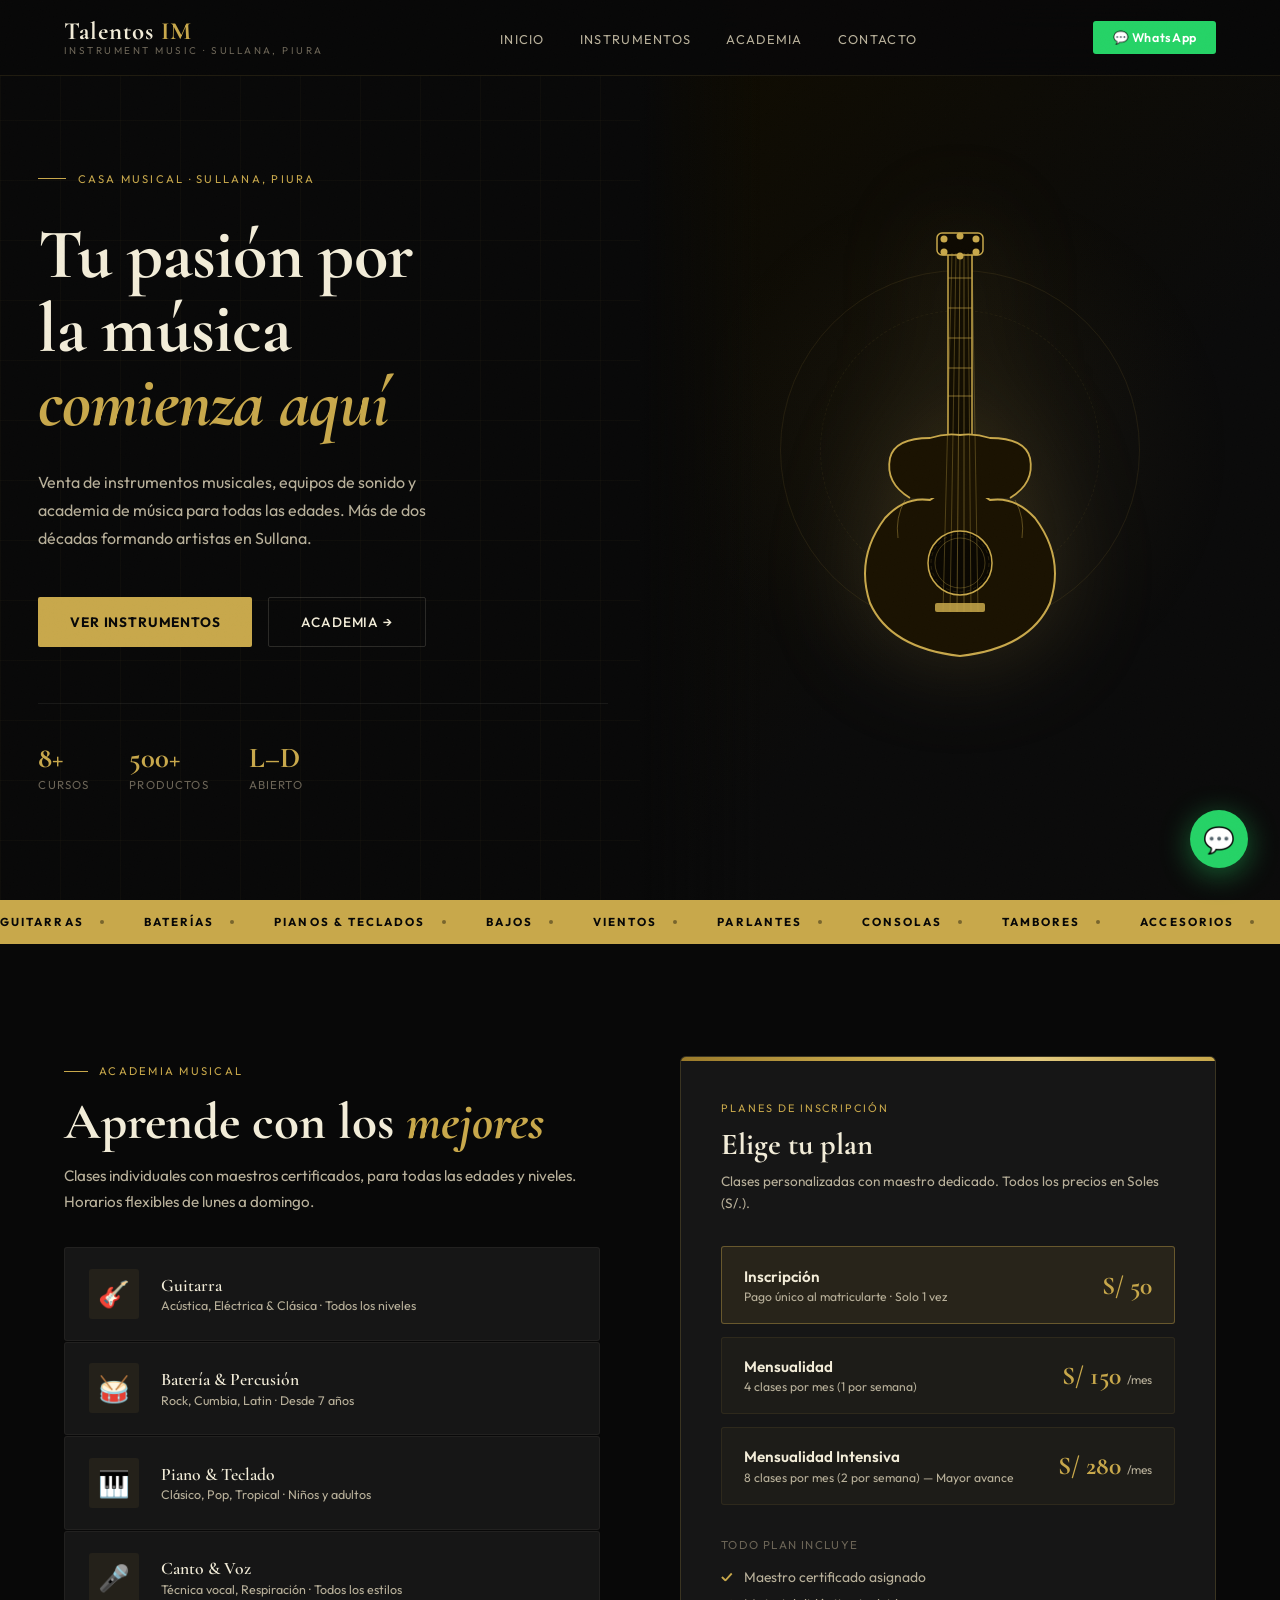
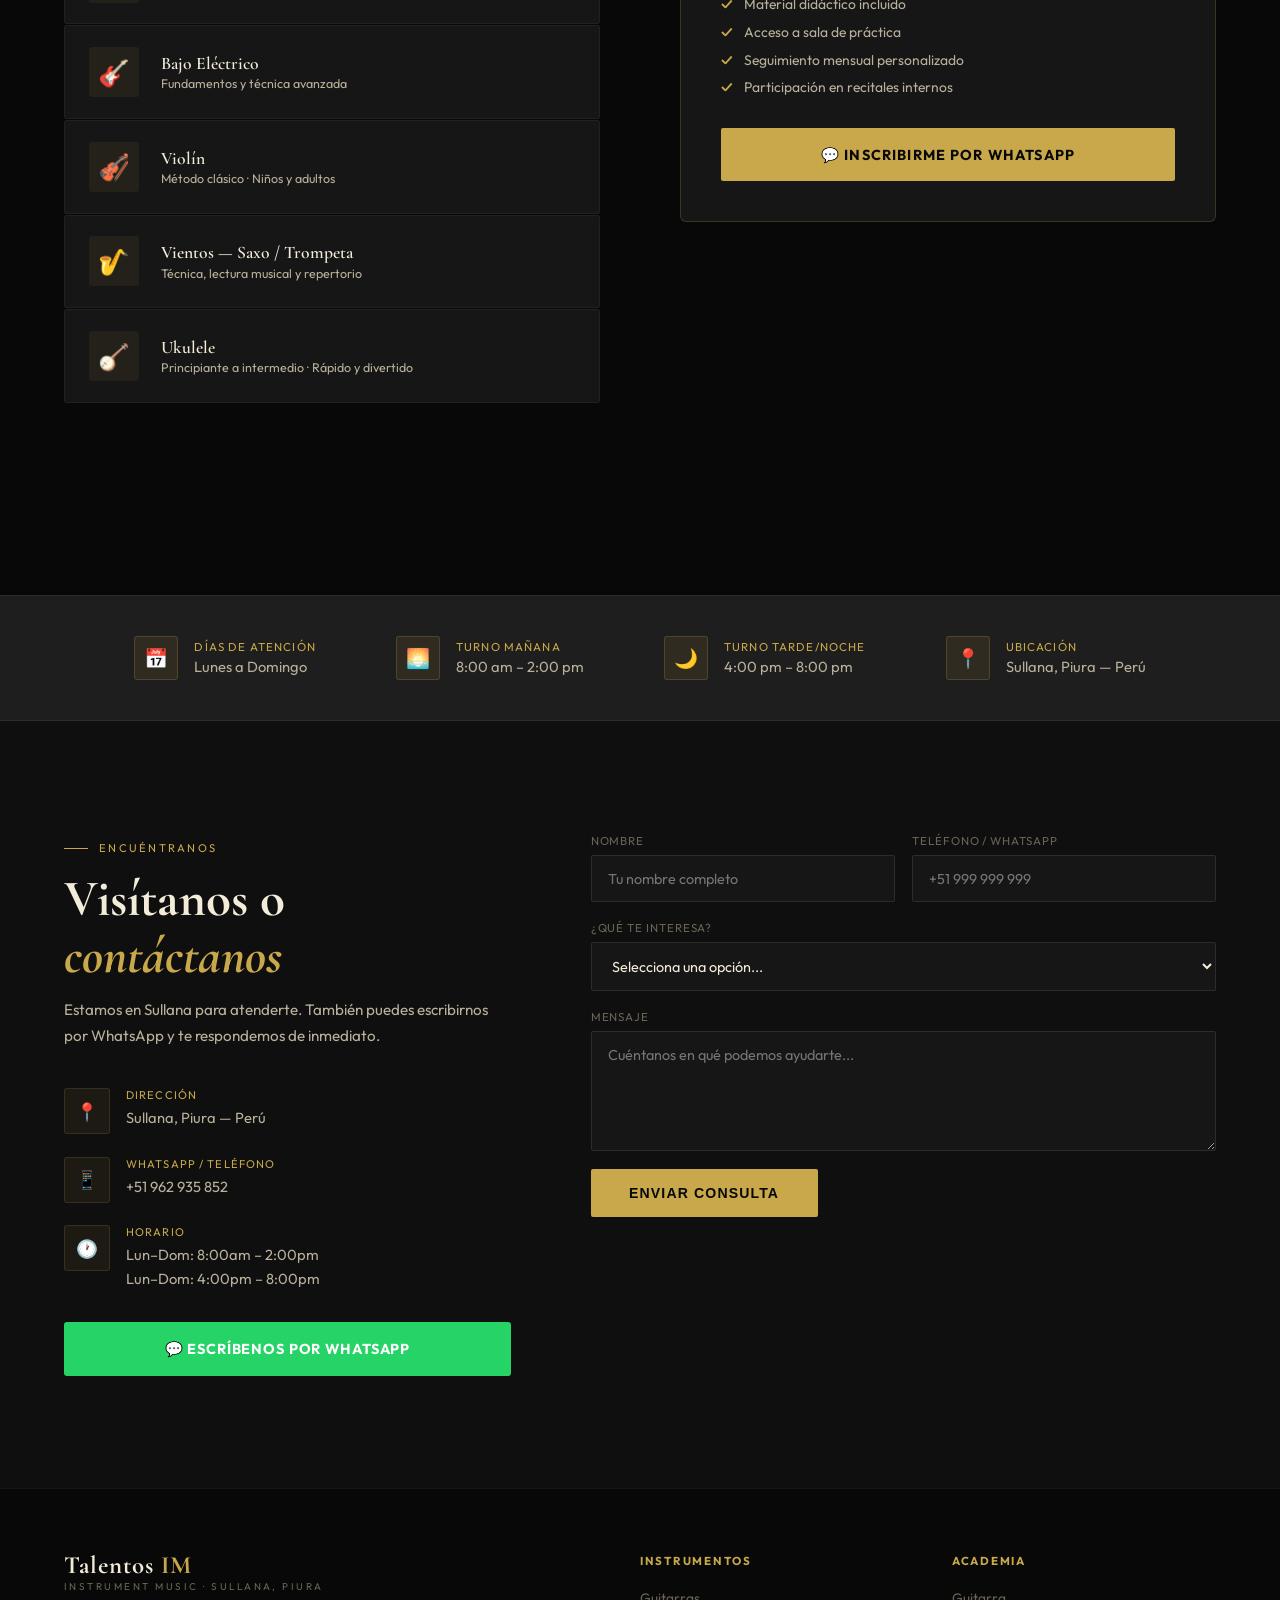
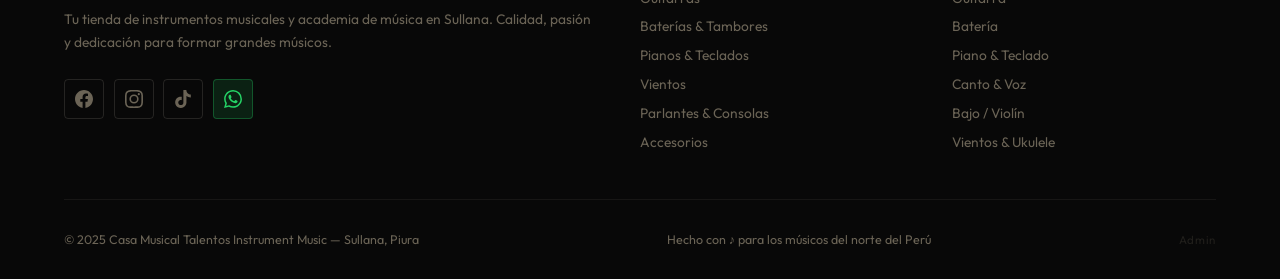
<file: index.html>
<!DOCTYPE html>
<html lang="es">
<head>
<meta charset="UTF-8">
<meta name="viewport" content="width=device-width, initial-scale=1.0">
<title>Casa Musical Talentos — Sullana, Piura</title>
<link href="https://fonts.googleapis.com/css2?family=Cormorant+Garamond:ital,wght@0,400;0,600;0,700;1,400;1,700&family=Outfit:wght@300;400;500;600;700&display=swap" rel="stylesheet">
<link rel="stylesheet" href="styles.css">
</head>
<body>

<!-- ── WHATSAPP FLOTANTE ── -->
<a class="wa-float"
   href="https://wa.me/51962935852?text=Hola%2C%20vi%20su%20p%C3%A1gina%20web%20y%20quisiera%20m%C3%A1s%20informaci%C3%B3n%20sobre%20sus%20productos%20y%20servicios."
   target="_blank" title="Escríbenos por WhatsApp">💬</a>

<!-- ══════ NAV ══════ -->
<nav id="navbar">
  <div class="logo-wrap">
    <span class="logo-main">Talentos <span>IM</span></span>
    <span class="logo-sub">Instrument Music · Sullana, Piura</span>
  </div>
  <ul class="nav-links">
    <li><a href="#inicio">Inicio</a></li>
    <li><a href="catalog.html">Instrumentos</a></li>
    <li><a href="#academia">Academia</a></li>
    <li><a href="#contacto">Contacto</a></li>
  </ul>
  <a class="nav-wa"
     href="https://wa.me/51962935852?text=Hola%2C%20quisiera%20informaci%C3%B3n%20sobre%20sus%20instrumentos%20y%20clases."
     target="_blank">💬 WhatsApp</a>
  <div class="hamburger" onclick="toggleNav()">
    <span></span><span></span><span></span>
  </div>
</nav>

<!-- ══════ HERO ══════ -->
<section id="inicio">
  <div class="hero-bg-lines"></div>
  <div class="hero-left">
    <div class="hero-eyebrow">Casa Musical · Sullana, Piura</div>
    <h1 class="hero-h1">
      Tu pasión por<br>la música
      <em>comienza aquí</em>
    </h1>
    <p class="hero-p">
      Venta de instrumentos musicales, equipos de sonido y academia de música para todas las edades.
      Más de dos décadas formando artistas en Sullana.
    </p>
    <div class="hero-btns">
      <a href="catalog.html" class="btn-gold">Ver Instrumentos</a>
      <a href="#academia"     class="btn-outline">Academia →</a>
    </div>
    <div class="hero-info-strip">
      <div class="info-item">
        <span class="info-val">8+</span>
        <span class="info-lbl">Cursos</span>
      </div>
      <div class="info-item">
        <span class="info-val">500+</span>
        <span class="info-lbl">Productos</span>
      </div>
      <div class="info-item">
        <span class="info-val">L–D</span>
        <span class="info-lbl">Abierto</span>
      </div>
    </div>
  </div>

  <div class="hero-right">
    <div class="hero-visual-center">
      <div class="hero-glow"></div>
      <div class="deco-ring"></div>
      <div class="deco-ring2"></div>
      <div class="hero-note" style="top:18%;left:12%;animation-delay:0s">♩</div>
      <div class="hero-note" style="top:62%;right:18%;animation-delay:2.5s">♪</div>
      <div class="hero-note" style="top:38%;right:8%;animation-delay:5s">♫</div>
      <div class="hero-note" style="bottom:20%;left:20%;animation-delay:1.5s">♬</div>
      <div class="guitar-wrap">
        <svg width="260" height="440" viewBox="0 0 260 440" fill="none" xmlns="http://www.w3.org/2000/svg">
          <rect x="118" y="15" width="24" height="200" rx="4" fill="#120D00" stroke="#C8A84B" stroke-width="1.5"/>
          <line x1="118" y1="50"  x2="142" y2="50"  stroke="#C8A84B" stroke-width="1.1" opacity="0.55"/>
          <line x1="118" y1="80"  x2="142" y2="80"  stroke="#C8A84B" stroke-width="1.1" opacity="0.55"/>
          <line x1="118" y1="110" x2="142" y2="110" stroke="#C8A84B" stroke-width="1.1" opacity="0.55"/>
          <line x1="118" y1="140" x2="142" y2="140" stroke="#C8A84B" stroke-width="1.1" opacity="0.55"/>
          <line x1="118" y1="168" x2="142" y2="168" stroke="#C8A84B" stroke-width="1.1" opacity="0.55"/>
          <rect x="107" y="5" width="46" height="22" rx="5" fill="#0D0900" stroke="#C8A84B" stroke-width="1.5"/>
          <circle cx="114" cy="11" r="3.5" fill="#C8A84B"/>
          <circle cx="114" cy="24" r="3.5" fill="#C8A84B"/>
          <circle cx="130" cy="8"  r="3.5" fill="#C8A84B"/>
          <circle cx="130" cy="28" r="3.5" fill="#C8A84B"/>
          <circle cx="146" cy="11" r="3.5" fill="#C8A84B"/>
          <circle cx="146" cy="24" r="3.5" fill="#C8A84B"/>
          <rect x="116" y="213" width="28" height="5" rx="1" fill="#C8A84B"/>
          <path d="M 55 290 Q 25 330 40 375 Q 60 420 130 428 Q 200 420 220 375 Q 235 330 205 290 Q 185 268 160 272 Q 145 260 130 262 Q 115 260 100 272 Q 75 268 55 290 Z" fill="#1A1200" stroke="#C8A84B" stroke-width="2"/>
          <path d="M 80 270 Q 55 255 60 230 Q 65 210 100 210 Q 115 205 130 207 Q 145 205 160 210 Q 195 210 200 230 Q 205 255 180 270" fill="#1A1200" stroke="#C8A84B" stroke-width="1.8"/>
          <path d="M 75 272 Q 65 290 68 310" stroke="#C8A84B" stroke-width="1" opacity="0.4" fill="none"/>
          <path d="M 185 272 Q 195 290 192 310" stroke="#C8A84B" stroke-width="1" opacity="0.4" fill="none"/>
          <circle cx="130" cy="335" r="32" fill="#0A0700" stroke="#C8A84B" stroke-width="1.5"/>
          <circle cx="130" cy="335" r="25" fill="#0A0700" stroke="#C8A84B" stroke-width=".7" opacity="0.45"/>
          <circle cx="130" cy="335" r="29" fill="none" stroke="#C8A84B" stroke-width=".5" stroke-dasharray="4 3" opacity="0.3"/>
          <rect x="105" y="375" width="50" height="9" rx="2" fill="#C8A84B" opacity="0.85"/>
          <line x1="122" y1="25" x2="113" y2="384" stroke="#C8A84B" stroke-width=".7" opacity="0.45"/>
          <line x1="126" y1="25" x2="120" y2="384" stroke="#C8A84B" stroke-width=".7" opacity="0.45"/>
          <line x1="130" y1="25" x2="127" y2="384" stroke="#C8A84B" stroke-width=".9" opacity="0.45"/>
          <line x1="134" y1="25" x2="134" y2="384" stroke="#C8A84B" stroke-width=".9" opacity="0.45"/>
          <line x1="138" y1="25" x2="141" y2="384" stroke="#C8A84B" stroke-width=".7" opacity="0.45"/>
          <line x1="142" y1="25" x2="148" y2="384" stroke="#C8A84B" stroke-width=".7" opacity="0.45"/>
        </svg>
      </div>
    </div>
  </div>
</section>

<!-- ══════ MARQUEE ══════ -->
<div class="marquee-bar">
  <div class="marquee-track">
    <span class="m-item">Guitarras<span class="m-dot"></span></span>
    <span class="m-item">Baterías<span class="m-dot"></span></span>
    <span class="m-item">Pianos & Teclados<span class="m-dot"></span></span>
    <span class="m-item">Bajos<span class="m-dot"></span></span>
    <span class="m-item">Vientos<span class="m-dot"></span></span>
    <span class="m-item">Parlantes<span class="m-dot"></span></span>
    <span class="m-item">Consolas<span class="m-dot"></span></span>
    <span class="m-item">Tambores<span class="m-dot"></span></span>
    <span class="m-item">Accesorios<span class="m-dot"></span></span>
    <span class="m-item">Academia Musical<span class="m-dot"></span></span>
    <!-- Duplicado para el loop infinito -->
    <span class="m-item">Guitarras<span class="m-dot"></span></span>
    <span class="m-item">Baterías<span class="m-dot"></span></span>
    <span class="m-item">Pianos & Teclados<span class="m-dot"></span></span>
    <span class="m-item">Bajos<span class="m-dot"></span></span>
    <span class="m-item">Vientos<span class="m-dot"></span></span>
    <span class="m-item">Parlantes<span class="m-dot"></span></span>
    <span class="m-item">Consolas<span class="m-dot"></span></span>
    <span class="m-item">Tambores<span class="m-dot"></span></span>
    <span class="m-item">Accesorios<span class="m-dot"></span></span>
    <span class="m-item">Academia Musical<span class="m-dot"></span></span>
  </div>
</div>



<!-- ══════ ACADEMIA ══════ -->
<section id="academia">
  <div class="academia-top">

    <!-- Lista de cursos -->
    <div class="reveal">
      <div class="sec-tag">Academia Musical</div>
      <h2 class="sec-h2">Aprende con los <em>mejores</em></h2>
      <p class="sec-sub" style="margin-bottom:0">Clases individuales con maestros certificados, para todas las edades y niveles. Horarios flexibles de lunes a domingo.</p>
      <div class="courses" style="margin-top:2rem">
        <div class="course"><div class="course-ico">🎸</div><div><div class="course-name">Guitarra</div><div class="course-detail">Acústica, Eléctrica & Clásica · Todos los niveles</div></div></div>
        <div class="course"><div class="course-ico">🥁</div><div><div class="course-name">Batería & Percusión</div><div class="course-detail">Rock, Cumbia, Latin · Desde 7 años</div></div></div>
        <div class="course"><div class="course-ico">🎹</div><div><div class="course-name">Piano & Teclado</div><div class="course-detail">Clásico, Pop, Tropical · Niños y adultos</div></div></div>
        <div class="course"><div class="course-ico">🎤</div><div><div class="course-name">Canto & Voz</div><div class="course-detail">Técnica vocal, Respiración · Todos los estilos</div></div></div>
        <div class="course"><div class="course-ico">🎸</div><div><div class="course-name">Bajo Eléctrico</div><div class="course-detail">Fundamentos y técnica avanzada</div></div></div>
        <div class="course"><div class="course-ico">🎻</div><div><div class="course-name">Violín</div><div class="course-detail">Método clásico · Niños y adultos</div></div></div>
        <div class="course"><div class="course-ico">🎷</div><div><div class="course-name">Vientos — Saxo / Trompeta</div><div class="course-detail">Técnica, lectura musical y repertorio</div></div></div>
        <div class="course"><div class="course-ico">🪕</div><div><div class="course-name">Ukulele</div><div class="course-detail">Principiante a intermedio · Rápido y divertido</div></div></div>
      </div>
    </div>

    <!-- Tarjeta de precios -->
    <div class="pricing-wrap reveal">
      <div class="pricing-card">
        <div class="pricing-top-bar"></div>
        <div class="pricing-inner">
          <div class="pricing-eyebrow">Planes de Inscripción</div>
          <div class="pricing-h3">Elige tu plan</div>
          <div class="pricing-sub">Clases personalizadas con maestro dedicado. Todos los precios en Soles (S/.).</div>
          <div class="plans">
            <div class="plan sel" onclick="selPlan(this)">
              <div>
                <div class="plan-name">Inscripción</div>
                <div class="plan-desc">Pago único al matricularte · Solo 1 vez</div>
              </div>
              <div class="plan-amount">S/ 50</div>
            </div>
            <div class="plan" onclick="selPlan(this)">
              <div>
                <div class="plan-name">Mensualidad</div>
                <div class="plan-desc">4 clases por mes (1 por semana)</div>
              </div>
              <div class="plan-amount">S/ 150 <span>/mes</span></div>
            </div>
            <div class="plan" onclick="selPlan(this)">
              <div>
                <div class="plan-name">Mensualidad Intensiva</div>
                <div class="plan-desc">8 clases por mes (2 por semana) — Mayor avance</div>
              </div>
              <div class="plan-amount">S/ 280 <span>/mes</span></div>
            </div>
          </div>
          <div class="incluye">
            <div class="incluye-title">Todo plan incluye</div>
            <div class="inc-list">
              <div class="inc-item">Maestro certificado asignado</div>
              <div class="inc-item">Material didáctico incluido</div>
              <div class="inc-item">Acceso a sala de práctica</div>
              <div class="inc-item">Seguimiento mensual personalizado</div>
              <div class="inc-item">Participación en recitales internos</div>
            </div>
          </div>
          <a class="btn-inscribir"
             href="https://wa.me/51962935852?text=Hola%2C%20quisiera%20inscribirme%20a%20la%20academia.%20%C2%BFPodr%C3%ADan%20darme%20m%C3%A1s%20informaci%C3%B3n%20sobre%20los%20cursos%20y%20horarios%20disponibles%3F"
             target="_blank">💬 Inscribirme por WhatsApp</a>
        </div>
      </div>
    </div>

  </div>
</section>

<!-- ══════ HORARIO BANNER ══════ -->
<div class="horario-banner">
  <div class="hor-item reveal">
    <div class="hor-ico">📅</div>
    <div><div class="hor-lbl">Días de atención</div><div class="hor-val">Lunes a Domingo</div></div>
  </div>
  <div class="hor-item reveal">
    <div class="hor-ico">🌅</div>
    <div><div class="hor-lbl">Turno Mañana</div><div class="hor-val">8:00 am – 2:00 pm</div></div>
  </div>
  <div class="hor-item reveal">
    <div class="hor-ico">🌙</div>
    <div><div class="hor-lbl">Turno Tarde/Noche</div><div class="hor-val">4:00 pm – 8:00 pm</div></div>
  </div>
  <div class="hor-item reveal">
    <div class="hor-ico">📍</div>
    <div><div class="hor-lbl">Ubicación</div><div class="hor-val">Sullana, Piura — Perú</div></div>
  </div>
</div>

<!-- ══════ CONTACTO ══════ -->
<section id="contacto">
  <div class="contacto-grid">

    <div class="reveal">
      <div class="sec-tag">Encuéntranos</div>
      <h2 class="sec-h2">Visítanos o <em>contáctanos</em></h2>
      <p class="sec-sub" style="margin-bottom:0">Estamos en Sullana para atenderte. También puedes escribirnos por WhatsApp y te respondemos de inmediato.</p>
      <div class="c-infos">
        <div class="c-item">
          <div class="c-ico">📍</div>
          <div><div class="c-lbl">Dirección</div><div class="c-val">Sullana, Piura — Perú</div></div>
        </div>
        <div class="c-item">
          <div class="c-ico">📱</div>
          <div>
            <div class="c-lbl">WhatsApp / Teléfono</div>
            <div class="c-val"><a href="https://wa.me/51962935852" target="_blank">+51 962 935 852</a></div>
          </div>
        </div>
        <div class="c-item">
          <div class="c-ico">🕐</div>
          <div>
            <div class="c-lbl">Horario</div>
            <div class="c-val">Lun–Dom: 8:00am – 2:00pm<br>Lun–Dom: 4:00pm – 8:00pm</div>
          </div>
        </div>
      </div>
      <a class="wa-big"
         href="https://wa.me/51962935852?text=Hola%2C%20vi%20su%20p%C3%A1gina%20web%20y%20quisiera%20m%C3%A1s%20informaci%C3%B3n%20sobre%20sus%20instrumentos%20y%20servicios."
         target="_blank">💬 Escríbenos por WhatsApp</a>
    </div>

    <div class="reveal">
      <form class="contact-form" onsubmit="enviarForm(event)">
        <div class="form-row">
          <div class="fgroup">
            <label>Nombre</label>
            <input type="text" placeholder="Tu nombre completo" required>
          </div>
          <div class="fgroup">
            <label>Teléfono / WhatsApp</label>
            <input type="tel" placeholder="+51 999 999 999">
          </div>
        </div>
        <div class="fgroup">
          <label>¿Qué te interesa?</label>
          <select>
            <option value="">Selecciona una opción...</option>
            <optgroup label="Instrumentos">
              <option>Comprar una Guitarra</option>
              <option>Comprar una Batería</option>
              <option>Comprar un Piano / Teclado</option>
              <option>Comprar un instrumento de viento</option>
              <option>Equipos de sonido (parlantes, consolas)</option>
              <option>Accesorios</option>
            </optgroup>
            <optgroup label="Academia">
              <option>Inscribirme en clases de Guitarra</option>
              <option>Inscribirme en clases de Batería</option>
              <option>Inscribirme en clases de Piano</option>
              <option>Inscribirme en clases de Canto</option>
              <option>Inscribirme en clases de Bajo</option>
              <option>Inscribirme en clases de Violín</option>
              <option>Inscribirme en clases de Vientos</option>
              <option>Inscribirme en clases de Ukulele</option>
            </optgroup>
            <option>Otro / Consulta general</option>
          </select>
        </div>
        <div class="fgroup">
          <label>Mensaje</label>
          <textarea placeholder="Cuéntanos en qué podemos ayudarte..."></textarea>
        </div>
        <button type="submit" class="btn-enviar">Enviar Consulta</button>
      </form>
    </div>

  </div>
</section>

<!-- ══════ FOOTER ══════ -->
<footer>
  <div class="footer-grid">
    <div>
      <div class="logo-wrap">
        <span class="logo-main">Talentos <span>IM</span></span>
        <span class="logo-sub" style="margin-top:.3rem;display:block">Instrument Music · Sullana, Piura</span>
      </div>
      <p class="f-desc">Tu tienda de instrumentos musicales y academia de música en Sullana. Calidad, pasión y dedicación para formar grandes músicos.</p>
      <div class="socials">
        <a href="https://www.facebook.com/share/1EJ5vp4XFt/" target="_blank" rel="noopener" class="soc soc-fb" title="Facebook">
          <svg viewBox="0 0 24 24"><path d="M24 12.073c0-6.627-5.373-12-12-12s-12 5.373-12 12c0 5.99 4.388 10.954 10.125 11.854v-8.385H7.078v-3.47h3.047V9.43c0-3.007 1.792-4.669 4.533-4.669 1.312 0 2.686.235 2.686.235v2.953H15.83c-1.491 0-1.956.925-1.956 1.874v2.25h3.328l-.532 3.47h-2.796v8.385C19.612 23.027 24 18.062 24 12.073z"/></svg>
        </a>
        <a href="https://www.instagram.com/casamusical_talentos?igsh=c20yaHAzaXAycHl6" target="_blank" rel="noopener" class="soc soc-ig" title="Instagram">
          <svg viewBox="0 0 24 24"><path d="M12 2.163c3.204 0 3.584.012 4.85.07 3.252.148 4.771 1.691 4.919 4.919.058 1.265.069 1.645.069 4.849 0 3.205-.012 3.584-.069 4.849-.149 3.225-1.664 4.771-4.919 4.919-1.266.058-1.644.07-4.85.07-3.204 0-3.584-.012-4.849-.07-3.26-.149-4.771-1.699-4.919-4.92-.058-1.265-.07-1.644-.07-4.849 0-3.204.013-3.583.07-4.849.149-3.227 1.664-4.771 4.919-4.919 1.266-.057 1.645-.069 4.849-.069zM12 0C8.741 0 8.333.014 7.053.072 2.695.272.273 2.69.073 7.052.014 8.333 0 8.741 0 12c0 3.259.014 3.668.072 4.948.2 4.358 2.618 6.78 6.98 6.98C8.333 23.986 8.741 24 12 24c3.259 0 3.668-.014 4.948-.072 4.354-.2 6.782-2.618 6.979-6.98.059-1.28.073-1.689.073-4.948 0-3.259-.014-3.667-.072-4.947-.196-4.354-2.617-6.78-6.979-6.98C15.668.014 15.259 0 12 0zm0 5.838a6.162 6.162 0 100 12.324 6.162 6.162 0 000-12.324zM12 16a4 4 0 110-8 4 4 0 010 8zm6.406-11.845a1.44 1.44 0 100 2.881 1.44 1.44 0 000-2.881z"/></svg>
        </a>
        <a href="https://www.tiktok.com/@casamusicaltalentos?_r=1&_t=ZS-95vjQAxcLxs" target="_blank" rel="noopener" class="soc soc-tt" title="TikTok">
          <svg viewBox="0 0 24 24"><path d="M12.525.02c1.31-.02 2.61-.01 3.91-.02.08 1.53.63 3.09 1.75 4.17 1.12 1.11 2.7 1.62 4.24 1.79v4.03c-1.44-.05-2.89-.35-4.2-.97-.57-.26-1.1-.59-1.62-.93-.01 2.92.01 5.84-.02 8.75-.08 1.4-.54 2.79-1.35 3.94-1.31 1.92-3.58 3.17-5.91 3.21-1.43.08-2.86-.31-4.08-1.03-2.02-1.19-3.44-3.37-3.65-5.71-.02-.5-.03-1-.01-1.49.18-1.9 1.12-3.72 2.58-4.96 1.66-1.44 3.98-2.13 6.15-1.72.02 1.48-.04 2.96-.04 4.44-.99-.32-2.15-.23-3.02.37-.63.41-1.11 1.04-1.36 1.75-.21.51-.15 1.07-.14 1.61.24 1.64 1.82 3.02 3.5 2.87 1.12-.01 2.19-.66 2.77-1.61.19-.33.4-.67.41-1.06.1-1.79.06-3.57.07-5.36.01-4.03-.01-8.05.02-12.07z"/></svg>
        </a>
        <a href="https://wa.me/51962935852" target="_blank" rel="noopener" class="soc soc-wa" title="WhatsApp">
          <svg viewBox="0 0 24 24"><path d="M17.472 14.382c-.297-.149-1.758-.867-2.03-.967-.273-.099-.471-.148-.67.15-.197.297-.767.966-.94 1.164-.173.199-.347.223-.644.075-.297-.15-1.255-.463-2.39-1.475-.883-.788-1.48-1.761-1.653-2.059-.173-.297-.018-.458.13-.606.134-.133.298-.347.446-.52.149-.174.198-.298.298-.497.099-.198.05-.371-.025-.52-.075-.149-.669-1.612-.916-2.207-.242-.579-.487-.5-.669-.51-.173-.008-.371-.01-.57-.01-.198 0-.52.074-.792.372-.272.297-1.04 1.016-1.04 2.479 0 1.462 1.065 2.875 1.213 3.074.149.198 2.096 3.2 5.077 4.487.709.306 1.262.489 1.694.625.712.227 1.36.195 1.871.118.571-.085 1.758-.719 2.006-1.413.248-.694.248-1.289.173-1.413-.074-.124-.272-.198-.57-.347m-5.421 7.403h-.004a9.87 9.87 0 01-5.031-1.378l-.361-.214-3.741.982.998-3.648-.235-.374a9.86 9.86 0 01-1.51-5.26c.001-5.45 4.436-9.884 9.888-9.884 2.64 0 5.122 1.03 6.988 2.898a9.825 9.825 0 012.893 6.994c-.003 5.45-4.437 9.884-9.885 9.884m8.413-18.297A11.815 11.815 0 0012.05 0C5.495 0 .16 5.335.157 11.892c0 2.096.547 4.142 1.588 5.945L.057 24l6.305-1.654a11.882 11.882 0 005.683 1.448h.005c6.554 0 11.89-5.335 11.893-11.893a11.821 11.821 0 00-3.48-8.413z"/></svg>
        </a>
      </div>
    </div>
    <div class="f-col">
      <h4>Instrumentos</h4>
      <ul class="f-links">
        <li><a href="catalog.html">Guitarras</a></li>
        <li><a href="catalog.html">Baterías & Tambores</a></li>
        <li><a href="catalog.html">Pianos & Teclados</a></li>
        <li><a href="catalog.html">Vientos</a></li>
        <li><a href="catalog.html">Parlantes & Consolas</a></li>
        <li><a href="catalog.html">Accesorios</a></li>
      </ul>
    </div>
    <div class="f-col">
      <h4>Academia</h4>
      <ul class="f-links">
        <li><a href="#academia">Guitarra</a></li>
        <li><a href="#academia">Batería</a></li>
        <li><a href="#academia">Piano & Teclado</a></li>
        <li><a href="#academia">Canto & Voz</a></li>
        <li><a href="#academia">Bajo / Violín</a></li>
        <li><a href="#academia">Vientos & Ukulele</a></li>
      </ul>
    </div>
  </div>
  <div class="footer-bottom">
    <div class="f-copy">© 2025 Casa Musical Talentos Instrument Music — Sullana, Piura</div>
    <div class="f-copy">Hecho con ♪ para los músicos del norte del Perú</div>
    <a href="admin.html" class="admin-footer-link">Admin</a>
  </div>
</footer>

<!-- JS externo al final del body -->
<script src="main.js"></script>
</body>
</html>
</file>
<file: styles.css>
/* ══════════════════════════════════════════
   VARIABLES & RESET
   Casa Musical Talentos Instrument Music
══════════════════════════════════════════ */
:root {
  --negro:     #080808;
  --negro2:    #0f0f0f;
  --negro3:    #161616;
  --negro4:    #1e1e1e;
  --negro5:    #262626;
  --oro:       #C8A84B;
  --oro-claro: #E2C97E;
  --oro-dark:  #9A7A2A;
  --texto:     #F2ECD8;
  --texto-mid: #B8B09A;
  --texto-dim: #6B6456;
  --blanco:    #FAFAF8;
  --whatsapp:  #25D366;
}

*, *::before, *::after { margin:0; padding:0; box-sizing:border-box; }
html { scroll-behavior: smooth; }

body {
  font-family: 'Outfit', sans-serif;
  background: var(--negro);
  color: var(--texto);
  overflow-x: hidden;
}

/* Grain overlay */
body::after {
  content: '';
  position: fixed; inset: 0;
  background-image: url("data:image/svg+xml,%3Csvg xmlns='http://www.w3.org/2000/svg' width='300' height='300'%3E%3Cfilter id='n'%3E%3CfeTurbulence type='fractalNoise' baseFrequency='0.75' numOctaves='4' stitchTiles='stitch'/%3E%3C/filter%3E%3Crect width='300' height='300' filter='url(%23n)' opacity='0.035'/%3E%3C/svg%3E");
  pointer-events: none; z-index: 9998; opacity: .5;
}

/* ══════════════════════════════════════════
   NAV
══════════════════════════════════════════ */
nav {
  position: fixed; top: 0; left: 0; right: 0; z-index: 500;
  display: flex; align-items: center; justify-content: space-between;
  padding: 1.2rem 5%;
  background: rgba(8,8,8,.92);
  backdrop-filter: blur(16px);
  border-bottom: 1px solid rgba(200,168,75,.12);
  transition: all .35s;
}

.logo-wrap { display: flex; flex-direction: column; line-height: 1; }
.logo-main {
  font-family: 'Cormorant Garamond', serif;
  font-size: 1.55rem; font-weight: 700;
  letter-spacing: .04em; color: var(--texto);
}
.logo-main span { color: var(--oro); }
.logo-sub {
  font-size: .62rem; letter-spacing: .25em; text-transform: uppercase;
  color: var(--texto-dim); margin-top: .15rem;
}

.nav-links { display: flex; gap: 2.2rem; list-style: none; }
.nav-links a {
  font-size: .8rem; letter-spacing: .1em; text-transform: uppercase;
  color: var(--texto-mid); text-decoration: none; transition: color .3s;
  position: relative;
}
.nav-links a::after {
  content: ''; position: absolute; bottom: -3px; left: 0; right: 0;
  height: 1px; background: var(--oro); transform: scaleX(0); transition: transform .3s;
}
.nav-links a:hover { color: var(--oro); }
.nav-links a:hover::after { transform: scaleX(1); }

.nav-wa {
  display: flex; align-items: center; gap: .5rem;
  padding: .55rem 1.2rem;
  background: var(--whatsapp); color: #fff;
  font-size: .78rem; font-weight: 600; letter-spacing: .05em;
  border-radius: 3px; text-decoration: none; transition: all .3s;
}
.nav-wa:hover { background: #1ebe59; transform: translateY(-1px); box-shadow: 0 6px 20px rgba(37,211,102,.3); }

.hamburger { display: none; flex-direction: column; gap: 5px; cursor: pointer; }
.hamburger span { width: 22px; height: 2px; background: var(--texto); transition: all .3s; }

/* ══════════════════════════════════════════
   HERO
══════════════════════════════════════════ */
#inicio {
  min-height: 100vh;
  display: grid; grid-template-columns: 1fr 1fr;
  position: relative; overflow: hidden;
}

.hero-bg-lines {
  position: absolute; inset: 0; z-index: 0;
  background-image:
    linear-gradient(rgba(200,168,75,.03) 1px, transparent 1px),
    linear-gradient(90deg, rgba(200,168,75,.03) 1px, transparent 1px);
  background-size: 60px 60px;
}

.hero-left {
  position: relative; z-index: 2;
  display: flex; flex-direction: column; justify-content: center;
  padding: 9rem 5% 5rem 6%;
}

.hero-eyebrow {
  display: inline-flex; align-items: center; gap: .7rem;
  font-size: .7rem; letter-spacing: .2em; text-transform: uppercase;
  color: var(--oro); margin-bottom: 2rem;
  opacity: 0; animation: slideUp .8s .2s forwards;
}
.hero-eyebrow::before { content: ''; width: 28px; height: 1px; background: var(--oro); }

.hero-h1 {
  font-family: 'Cormorant Garamond', serif;
  font-size: clamp(2.8rem, 5.5vw, 5.2rem);
  font-weight: 700; line-height: 1.05; letter-spacing: -.01em;
  margin-bottom: 1.8rem;
  opacity: 0; animation: slideUp .8s .4s forwards;
}
.hero-h1 em { font-style: italic; color: var(--oro); display: block; }

.hero-p {
  font-size: 1rem; color: var(--texto-mid); line-height: 1.75;
  max-width: 430px; margin-bottom: 2.8rem;
  opacity: 0; animation: slideUp .8s .6s forwards;
}

.hero-btns {
  display: flex; gap: 1rem; flex-wrap: wrap;
  opacity: 0; animation: slideUp .8s .8s forwards;
}

.btn-gold {
  display: inline-flex; align-items: center; gap: .5rem;
  padding: .95rem 2rem;
  background: var(--oro); color: var(--negro);
  font-weight: 700; font-size: .85rem; letter-spacing: .06em; text-transform: uppercase;
  text-decoration: none; border-radius: 2px; border: none; cursor: pointer;
  transition: all .3s;
}
.btn-gold:hover { background: var(--oro-claro); transform: translateY(-2px); box-shadow: 0 10px 35px rgba(200,168,75,.35); }

.btn-outline {
  display: inline-flex; align-items: center; gap: .5rem;
  padding: .95rem 2rem;
  background: transparent; color: var(--texto);
  font-weight: 500; font-size: .85rem; letter-spacing: .06em; text-transform: uppercase;
  text-decoration: none; border-radius: 2px; border: 1px solid rgba(242,236,216,.15); cursor: pointer;
  transition: all .3s;
}
.btn-outline:hover { border-color: var(--oro); color: var(--oro); }

.hero-info-strip {
  display: flex; gap: 2.5rem; margin-top: 3.5rem;
  padding-top: 2.5rem; border-top: 1px solid rgba(242,236,216,.07);
  opacity: 0; animation: slideUp .8s 1s forwards;
}
.info-item { display: flex; flex-direction: column; gap: .25rem; }
.info-val {
  font-family: 'Cormorant Garamond', serif;
  font-size: 1.8rem; font-weight: 700; color: var(--oro); line-height: 1;
}
.info-lbl { font-size: .72rem; letter-spacing: .1em; text-transform: uppercase; color: var(--texto-dim); }

/* Hero derecho / visual */
.hero-right {
  position: relative; overflow: hidden;
  background: linear-gradient(135deg, #100C00 0%, #0a0a0a 60%);
}
.hero-right::before {
  content: ''; position: absolute; left: 0; top: 0; bottom: 0;
  width: 120px; background: linear-gradient(to right, var(--negro), transparent); z-index: 3;
}
.hero-visual-center {
  position: absolute; inset: 0; display: flex; align-items: center; justify-content: center; z-index: 2;
}
.hero-glow {
  position: absolute; width: 550px; height: 550px; border-radius: 50%;
  background: radial-gradient(circle, rgba(200,168,75,.07) 0%, transparent 70%);
  animation: breathe 5s ease-in-out infinite;
}
.hero-note {
  position: absolute; font-size: 1.8rem; color: var(--oro);
  animation: floatUp 7s ease-in-out infinite; opacity: 0;
}

.guitar-wrap {
  position: relative; z-index: 4;
  opacity: 0; animation: fadeIn 1.5s .8s forwards;
  filter: drop-shadow(0 0 50px rgba(200,168,75,.18));
}
.deco-ring {
  position: absolute; top: 50%; left: 50%;
  transform: translate(-50%, -50%);
  width: 360px; height: 360px; border-radius: 50%;
  border: 1px solid rgba(200,168,75,.1);
  animation: spin 30s linear infinite;
}
.deco-ring2 {
  position: absolute; top: 50%; left: 50%;
  transform: translate(-50%, -50%);
  width: 280px; height: 280px; border-radius: 50%;
  border: 1px dashed rgba(200,168,75,.07);
  animation: spin 20s linear infinite reverse;
}

/* ══════════════════════════════════════════
   MARQUEE
══════════════════════════════════════════ */
.marquee-bar { background: var(--oro); padding: .9rem 0; overflow: hidden; }
.marquee-track {
  display: flex; gap: 2.5rem; white-space: nowrap;
  animation: marquee 30s linear infinite;
}
.m-item {
  display: flex; align-items: center; gap: 1rem; flex-shrink: 0;
  font-size: .72rem; font-weight: 700; letter-spacing: .18em; text-transform: uppercase; color: var(--negro);
}
.m-dot { width: 4px; height: 4px; background: rgba(0,0,0,.4); border-radius: 50%; }

/* ══════════════════════════════════════════
   SECCIÓN COMPARTIDA
══════════════════════════════════════════ */
.sec-tag {
  display: inline-flex; align-items: center; gap: .7rem;
  font-size: .7rem; letter-spacing: .2em; text-transform: uppercase; color: var(--oro);
  margin-bottom: 1rem;
}
.sec-tag::before { content: ''; width: 24px; height: 1px; background: var(--oro); }

.sec-h2 {
  font-family: 'Cormorant Garamond', serif;
  font-size: clamp(2rem, 4vw, 3.2rem); font-weight: 700; line-height: 1.1;
  margin-bottom: .8rem;
}
.sec-h2 em { font-style: italic; color: var(--oro); }
.sec-sub { color: var(--texto-mid); font-size: .95rem; line-height: 1.7; max-width: 520px; margin-bottom: 3.5rem; }

/* ══════════════════════════════════════════
   INSTRUMENTOS
══════════════════════════════════════════ */
#instrumentos, #catalogo {
  padding: 7rem 5%; background: var(--negro2);
  position: relative; overflow: hidden;
  scroll-margin-top: 90px;
}
#instrumentos::before, #catalogo::before {
  content: ''; position: absolute; top: -200px; right: -200px;
  width: 600px; height: 600px; border-radius: 50%;
  background: radial-gradient(circle, rgba(200,168,75,.04) 0%, transparent 70%);
}

.filters { display: flex; gap: .5rem; flex-wrap: wrap; margin-bottom: 3rem; }
.ftab {
  padding: .45rem 1.1rem;
  border: 1px solid rgba(242,236,216,.1); background: transparent;
  color: var(--texto-mid); font-size: .78rem; letter-spacing: .06em;
  border-radius: 2px; cursor: pointer; font-family: 'Outfit', sans-serif;
  transition: all .3s;
}
.ftab.on, .ftab:hover { border-color: var(--oro); color: var(--oro); background: rgba(200,168,75,.06); }

.prod-grid {
  display: grid;
  grid-template-columns: repeat(auto-fill, minmax(240px, 1fr));
  gap: 1.4rem;
}

.prod-card {
  background: var(--negro3);
  border: 1px solid rgba(242,236,216,.06);
  border-radius: 4px; overflow: hidden;
  transition: all .4s; cursor: default;
}
.prod-card:hover {
  transform: translateY(-5px);
  border-color: rgba(200,168,75,.25);
  box-shadow: 0 18px 50px rgba(0,0,0,.55);
}

.prod-img {
  height: 210px; background: var(--negro4);
  display: flex; align-items: center; justify-content: center;
  position: relative; transition: background .4s;
  overflow: hidden;
}
.prod-img img {
  width: 100%; height: 100%;
  object-fit: contain;   /* muestra el producto completo sin recortar */
  padding: 1rem;         /* respiro alrededor del producto */
  border-radius: 4px 4px 0 0;
  transition: transform .4s ease;
}
.prod-card:hover .prod-img img { transform: scale(1.04); }
.prod-card:hover .prod-img { background: linear-gradient(135deg, #1a1200, #1a1a1a); }

.prod-tag {
  position: absolute; top: .9rem; left: .9rem;
  font-size: .65rem; letter-spacing: .1em; text-transform: uppercase;
  padding: .25rem .65rem; background: var(--oro); color: var(--negro); font-weight: 700; border-radius: 1px;
}
.prod-tag.new  { background: #2ecc71; }
.prod-tag.sale { background: #e74c3c; color: #fff; }

.prod-body { padding: 1.3rem; }
.prod-cat  { font-size: .68rem; letter-spacing: .12em; text-transform: uppercase; color: var(--oro); margin-bottom: .3rem; }
.prod-name { font-family: 'Cormorant Garamond', serif; font-size: 1.15rem; font-weight: 600; margin-bottom: .2rem; }
.prod-desc { font-size: .8rem; color: var(--texto-mid); margin-bottom: 1.1rem; line-height: 1.5; }

.prod-footer { display: flex; justify-content: space-between; align-items: center; }
.prod-price  { font-size: 1.25rem; font-weight: 700; color: var(--oro); }
.prod-price small { font-size: .72rem; font-weight: 400; color: var(--texto-dim); }

.btn-wa-prod {
  display: flex; align-items: center; gap: .4rem;
  padding: .5rem 1rem;
  background: var(--whatsapp); color: #fff;
  font-size: .75rem; font-weight: 600; letter-spacing: .04em;
  border: none; border-radius: 2px; cursor: pointer; text-decoration: none;
  transition: all .3s;
}
.btn-wa-prod:hover { background: #1ebe59; transform: translateY(-1px); }

.edit-note {
  margin-top: 3rem; padding: 1.5rem 2rem;
  background: rgba(200,168,75,.05); border: 1px dashed rgba(200,168,75,.2);
  border-radius: 3px; display: flex; align-items: flex-start; gap: 1rem;
}
.edit-note-icon { font-size: 1.4rem; flex-shrink: 0; margin-top: .1rem; }
.edit-note p    { font-size: .85rem; color: var(--texto-mid); line-height: 1.6; }
.edit-note strong { color: var(--oro); }

/* ══════════════════════════════════════════
   ACADEMIA
══════════════════════════════════════════ */
#academia { padding: 7rem 5%; background: var(--negro); }

.academia-top { display: grid; grid-template-columns: 1fr 1fr; gap: 5rem; align-items: start; margin-bottom: 5rem; }

.courses { display: flex; flex-direction: column; gap: 1px; margin-top: 1rem; }
.course {
  display: flex; align-items: center; gap: 1.4rem;
  padding: 1.3rem 1.5rem;
  background: var(--negro3); border: 1px solid rgba(242,236,216,.05);
  border-radius: 3px; transition: all .3s; cursor: default;
}
.course:hover { background: var(--negro4); border-color: rgba(200,168,75,.2); transform: translateX(5px); }
.course-ico {
  width: 50px; height: 50px; flex-shrink: 0;
  background: rgba(200,168,75,.08); border-radius: 3px;
  display: flex; align-items: center; justify-content: center; font-size: 1.6rem;
}
.course-name   { font-family: 'Cormorant Garamond', serif; font-size: 1.1rem; font-weight: 600; margin-bottom: .15rem; }
.course-detail { font-size: .78rem; color: var(--texto-mid); }

.pricing-wrap { position: relative; }
.pricing-card {
  background: var(--negro3);
  border: 1px solid rgba(200,168,75,.2);
  border-radius: 6px; overflow: hidden;
}
.pricing-top-bar { height: 4px; background: linear-gradient(90deg, var(--oro-dark), var(--oro), var(--oro-claro), var(--oro)); }
.pricing-inner   { padding: 2.5rem; }
.pricing-eyebrow { font-size: .68rem; letter-spacing: .18em; text-transform: uppercase; color: var(--oro); margin-bottom: .7rem; }
.pricing-h3  { font-family: 'Cormorant Garamond', serif; font-size: 1.9rem; font-weight: 700; margin-bottom: .5rem; }
.pricing-sub { font-size: .85rem; color: var(--texto-mid); margin-bottom: 2rem; line-height: 1.6; }

.plans { display: flex; flex-direction: column; gap: .8rem; margin-bottom: 2rem; }
.plan {
  display: flex; justify-content: space-between; align-items: center;
  padding: 1.2rem 1.4rem;
  background: rgba(200,168,75,.04); border: 1px solid rgba(200,168,75,.1);
  border-radius: 3px; transition: all .3s; cursor: pointer;
}
.plan:hover, .plan.sel { background: rgba(200,168,75,.1); border-color: rgba(200,168,75,.4); }
.plan-name { font-size: .95rem; font-weight: 600; }
.plan-desc { font-size: .76rem; color: var(--texto-mid); margin-top: .2rem; }
.plan-amount { font-family: 'Cormorant Garamond', serif; font-size: 1.6rem; font-weight: 700; color: var(--oro); white-space: nowrap; }
.plan-amount span { font-size: .75rem; color: var(--texto-mid); font-family: 'Outfit',sans-serif; font-weight: 400; }

.incluye       { margin-bottom: 2rem; }
.incluye-title { font-size: .72rem; letter-spacing: .12em; text-transform: uppercase; color: var(--texto-dim); margin-bottom: 1rem; }
.inc-list      { display: flex; flex-direction: column; gap: .6rem; }
.inc-item      { display: flex; align-items: center; gap: .7rem; font-size: .87rem; color: var(--texto-mid); }
.inc-item::before { content: '✓'; color: var(--oro); font-weight: 700; flex-shrink: 0; }

.btn-inscribir {
  width: 100%; padding: 1.1rem;
  background: var(--oro); color: var(--negro);
  font-weight: 700; font-size: .9rem; letter-spacing: .08em; text-transform: uppercase;
  border: none; border-radius: 2px; cursor: pointer; text-decoration: none;
  display: flex; align-items: center; justify-content: center; gap: .6rem;
  transition: all .3s;
}
.btn-inscribir:hover { background: var(--oro-claro); transform: translateY(-2px); box-shadow: 0 10px 30px rgba(200,168,75,.3); }

/* ══════════════════════════════════════════
   HORARIO BANNER
══════════════════════════════════════════ */
.horario-banner {
  background: var(--negro4);
  border-top: 1px solid rgba(200,168,75,.1);
  border-bottom: 1px solid rgba(200,168,75,.1);
  padding: 2.5rem 5%;
  display: flex; justify-content: center; gap: 5rem; flex-wrap: wrap;
}
.hor-item { display: flex; align-items: center; gap: 1rem; }
.hor-ico {
  width: 44px; height: 44px;
  background: rgba(200,168,75,.1); border: 1px solid rgba(200,168,75,.2);
  border-radius: 3px; display: flex; align-items: center; justify-content: center; font-size: 1.2rem;
}
.hor-lbl { font-size: .72rem; letter-spacing: .1em; text-transform: uppercase; color: var(--oro); margin-bottom: .2rem; }
.hor-val { font-size: .92rem; color: var(--texto-mid); }

/* ══════════════════════════════════════════
   CONTACTO
══════════════════════════════════════════ */
#contacto { padding: 7rem 5%; background: var(--negro2); }

.contacto-grid { display: grid; grid-template-columns: 1fr 1.4fr; gap: 5rem; align-items: start; }

.c-infos { margin-top: 2.5rem; display: flex; flex-direction: column; gap: 1.4rem; }
.c-item  { display: flex; gap: 1rem; align-items: flex-start; }
.c-ico {
  width: 46px; height: 46px; flex-shrink: 0;
  background: rgba(200,168,75,.08); border: 1px solid rgba(200,168,75,.15);
  border-radius: 3px; display: flex; align-items: center; justify-content: center; font-size: 1.1rem;
}
.c-lbl { font-size: .7rem; text-transform: uppercase; letter-spacing: .1em; color: var(--oro); margin-bottom: .25rem; }
.c-val { font-size: .92rem; color: var(--texto-mid); line-height: 1.6; }
.c-val a { color: var(--texto-mid); text-decoration: none; transition: color .3s; }
.c-val a:hover { color: var(--oro); }

.wa-big {
  margin-top: 2rem;
  display: flex; align-items: center; justify-content: center; gap: .8rem;
  padding: 1.1rem 2rem;
  background: var(--whatsapp); color: #fff;
  font-weight: 700; font-size: .9rem; letter-spacing: .06em; text-transform: uppercase;
  border-radius: 3px; text-decoration: none; transition: all .3s;
}
.wa-big:hover { background: #1ebe59; transform: translateY(-2px); box-shadow: 0 10px 30px rgba(37,211,102,.3); }

.contact-form { display: flex; flex-direction: column; gap: 1.1rem; }
.form-row     { display: grid; grid-template-columns: 1fr 1fr; gap: 1.1rem; }
.fgroup       { display: flex; flex-direction: column; gap: .45rem; }
.fgroup label { font-size: .72rem; text-transform: uppercase; letter-spacing: .08em; color: var(--texto-dim); }
.fgroup input, .fgroup select, .fgroup textarea {
  background: var(--negro3); border: 1px solid rgba(242,236,216,.1);
  color: var(--texto); padding: .85rem 1rem;
  font-family: 'Outfit', sans-serif; font-size: .9rem;
  border-radius: 2px; outline: none; transition: border-color .3s;
}
.fgroup input:focus, .fgroup select:focus, .fgroup textarea:focus { border-color: var(--oro); }
.fgroup textarea { min-height: 120px; resize: vertical; }
.fgroup select option { background: var(--negro3); }

.btn-enviar {
  padding: 1rem 2.4rem; background: var(--oro); color: var(--negro);
  font-weight: 700; font-size: .88rem; letter-spacing: .08em; text-transform: uppercase;
  border: none; border-radius: 2px; cursor: pointer;
  transition: all .3s; align-self: flex-start;
}
.btn-enviar:hover { background: var(--oro-claro); transform: translateY(-2px); box-shadow: 0 8px 25px rgba(200,168,75,.25); }

/* ══════════════════════════════════════════
   FOOTER
══════════════════════════════════════════ */
footer {
  background: var(--negro);
  border-top: 1px solid rgba(242,236,216,.06);
  padding: 4rem 5% 2rem;
}
.footer-grid { display: grid; grid-template-columns: 2fr 1fr 1fr; gap: 3rem; margin-bottom: 3rem; }
.f-desc  { font-size: .86rem; color: var(--texto-dim); line-height: 1.7; margin: 1rem 0 1.5rem; }
.socials { display: flex; gap: .6rem; }
.soc {
  width: 40px; height: 40px; border: 1px solid rgba(242,236,216,.12);
  border-radius: 4px; display: flex; align-items: center; justify-content: center;
  color: var(--texto-dim); text-decoration: none;
  transition: all .3s; flex-shrink: 0;
}
.soc svg { width: 18px; height: 18px; fill: currentColor; }
.soc:hover { transform: translateY(-2px); }

/* Colores de marca por red social */
.soc-fb:hover  { background: rgba(24,119,242,.15);  border-color: rgba(24,119,242,.45);  color: #1877F2; }
.soc-ig:hover  { background: rgba(225,48,108,.15);  border-color: rgba(225,48,108,.45);  color: #E1306C; }
.soc-tt:hover  { background: rgba(255,255,255,.08); border-color: rgba(255,255,255,.25); color: #fff; }
.soc-wa        { background: rgba(37,211,102,.12);  border-color: rgba(37,211,102,.3);   color: #25D366; }
.soc-wa:hover  { background: rgba(37,211,102,.22);  border-color: rgba(37,211,102,.55);  color: #25D366; transform: translateY(-2px); }
.f-col h4 { font-size: .72rem; letter-spacing: .15em; text-transform: uppercase; color: var(--oro); margin-bottom: 1.2rem; }
.f-links  { list-style: none; display: flex; flex-direction: column; gap: .55rem; }
.f-links a { text-decoration: none; color: var(--texto-dim); font-size: .86rem; transition: color .3s; }
.f-links a:hover { color: var(--oro); }
.footer-bottom {
  padding-top: 2rem; border-top: 1px solid rgba(242,236,216,.06);
  display: flex; justify-content: space-between; align-items: center; flex-wrap: wrap; gap: 1rem;
}
.f-copy { font-size: .78rem; color: var(--texto-dim); }

/* ══════════════════════════════════════════
   SCROLL REVEAL
══════════════════════════════════════════ */
.reveal { opacity: 0; transform: translateY(28px); transition: opacity .7s, transform .7s; }
.reveal.vis { opacity: 1; transform: translateY(0); }

/* ══════════════════════════════════════════
   WHATSAPP FLOTANTE
══════════════════════════════════════════ */
.wa-float {
  position: fixed; bottom: 2rem; right: 2rem; z-index: 400;
  width: 58px; height: 58px; border-radius: 50%;
  background: var(--whatsapp);
  display: flex; align-items: center; justify-content: center;
  font-size: 1.6rem; text-decoration: none; color: #fff;
  box-shadow: 0 6px 30px rgba(37,211,102,.45);
  animation: waPulse 2.5s ease-in-out infinite;
  transition: transform .3s;
}
.wa-float:hover { transform: scale(1.1); }

/* ══════════════════════════════════════════
   ANIMACIONES / KEYFRAMES
══════════════════════════════════════════ */
@keyframes slideUp {
  from { opacity: 0; transform: translateY(30px); }
  to   { opacity: 1; transform: translateY(0); }
}
@keyframes fadeIn  { from { opacity: 0; } to { opacity: 1; } }
@keyframes breathe { 0%,100%{ transform: scale(1); } 50%{ transform: scale(1.08); } }
@keyframes spin    { from { transform: translate(-50%,-50%) rotate(0deg); } to { transform: translate(-50%,-50%) rotate(360deg); } }
@keyframes marquee { from { transform: translateX(0); } to { transform: translateX(-50%); } }
@keyframes floatUp {
  0%   { opacity: 0; transform: translateY(0) rotate(-5deg); }
  30%  { opacity: .55; }
  70%  { opacity: .55; }
  100% { opacity: 0; transform: translateY(-70px) rotate(12deg); }
}
@keyframes waPulse {
  0%,100%{ box-shadow: 0 6px 30px rgba(37,211,102,.45); }
  50%    { box-shadow: 0 6px 50px rgba(37,211,102,.7); }
}

/* ══════════════════════════════════════════
   RESPONSIVE
══════════════════════════════════════════ */
@media (max-width: 960px) {
  #inicio            { grid-template-columns: 1fr; }
  .hero-right        { display: none; }
  .academia-top      { grid-template-columns: 1fr; gap: 3rem; }
  .contacto-grid     { grid-template-columns: 1fr; gap: 3rem; }
  .footer-grid       { grid-template-columns: 1fr 1fr; }
  .form-row          { grid-template-columns: 1fr; }
  .nav-links         { display: none; }
  .hamburger         { display: flex; }
  .horario-banner    { gap: 2rem; }
}
@media (max-width: 600px) {
  .footer-grid       { grid-template-columns: 1fr; }
  .hero-info-strip   { gap: 1.5rem; }
}

/* ══════════════════════════════════════════
   BUSCADOR DEL CATÁLOGO
══════════════════════════════════════════ */
.catalog-search {
  position: relative;
  margin-bottom: 1.4rem;
}
.catalog-search-input {
  width: 100%;
  padding: .85rem 1.2rem .85rem 3rem;
  background: var(--negro3);
  border: 1px solid rgba(242,236,216,.1);
  color: var(--texto);
  font-family: 'Outfit', sans-serif;
  font-size: .92rem;
  border-radius: 2px;
  outline: none;
  transition: border-color .3s, box-shadow .3s;
}
.catalog-search-input:focus {
  border-color: var(--oro);
  box-shadow: 0 0 0 3px rgba(200,168,75,.08);
}
.catalog-search-input::placeholder { color: var(--texto-dim); }
.catalog-search-icon {
  position: absolute; left: 1rem; top: 50%;
  transform: translateY(-50%);
  color: var(--texto-dim); font-size: 1rem; pointer-events: none;
}
.catalog-no-results {
  grid-column: 1 / -1;
  text-align: center; padding: 4rem 1rem;
  color: var(--texto-dim);
}
.catalog-no-results p { font-size: 1rem; margin-bottom: .5rem; }
.catalog-no-results span { font-size: .85rem; }

/* ══════════════════════════════════════════
   PRECIO EN TARJETA DE PRODUCTO
══════════════════════════════════════════ */
.prod-price-consultar {
  font-size: .82rem;
  color: var(--texto-dim);
  font-style: italic;
  letter-spacing: .03em;
}

/* ══════════════════════════════════════════
   PLACEHOLDER CUANDO NO HAY IMAGEN
══════════════════════════════════════════ */
.prod-img-fallback {
  width: 100%; height: 100%;
  display: flex; align-items: center; justify-content: center;
  font-size: 3rem; color: var(--oro);
  opacity: .35;
}

/* ══════════════════════════════════════════
   ENLACE ADMIN EN FOOTER (sutil)
══════════════════════════════════════════ */
.admin-footer-link {
  font-size: .72rem; color: var(--texto-dim);
  opacity: .25; text-decoration: none;
  transition: opacity .3s;
  letter-spacing: .06em;
}
.admin-footer-link:hover { opacity: .65; }
</file>
